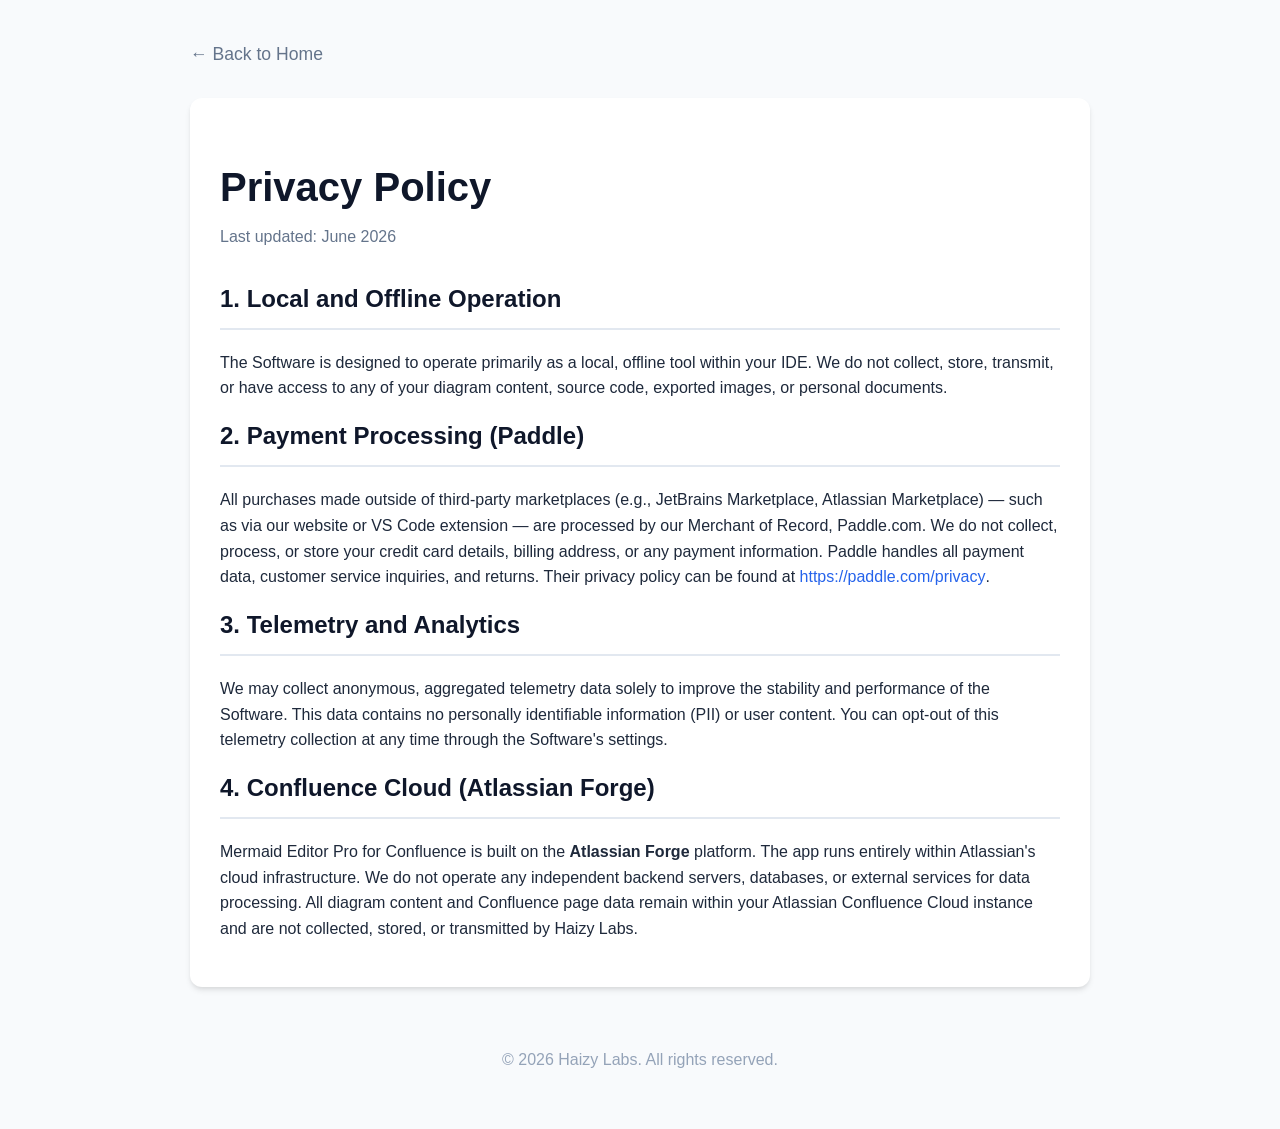
<file: privacy.html>
<!DOCTYPE html> 
<html lang="en"> 
<head> 
    <meta charset="UTF-8"> 
    <meta name="viewport" content="width=device-width, initial-scale=1.0">
    <title>Privacy Policy - Mermaid Editor Pro</title> 
    <link rel="stylesheet" href="style.css">
</head> 
<body> 
    <div class="container">
        <div class="nav-bar">
            <a href="index.html">← Back to Home</a>
        </div>
        <div class="section">
            <div class="content-header">
                <h1>Privacy Policy</h1> 
                <p>Last updated: June 2026</p> 
            </div>
            
            <h2>1. Local and Offline Operation</h2>
            <p>The Software is designed to operate primarily as a local, offline tool within your IDE. We do not collect, store, transmit, or have access to any of your diagram content, source code, exported images, or personal documents.</p>
            
            <h2>2. Payment Processing (Paddle)</h2>
            <p>All purchases made outside of third-party marketplaces (e.g., JetBrains Marketplace, Atlassian Marketplace) — such as via our website or VS Code extension — are processed by our Merchant of Record, Paddle.com. We do not collect, process, or store your credit card details, billing address, or any payment information. Paddle handles all payment data, customer service inquiries, and returns. Their privacy policy can be found at <a href="https://paddle.com/privacy">https://paddle.com/privacy</a>.</p>
            
            <h2>3. Telemetry and Analytics</h2>
            <p>We may collect anonymous, aggregated telemetry data solely to improve the stability and performance of the Software. This data contains no personally identifiable information (PII) or user content. You can opt-out of this telemetry collection at any time through the Software's settings.</p>

            <h2>4. Confluence Cloud (Atlassian Forge)</h2>
            <p>Mermaid Editor Pro for Confluence is built on the <strong>Atlassian Forge</strong> platform. The app runs entirely within Atlassian's cloud infrastructure. We do not operate any independent backend servers, databases, or external services for data processing. All diagram content and Confluence page data remain within your Atlassian Confluence Cloud instance and are not collected, stored, or transmitted by Haizy Labs.</p>
        </div>
        <footer>
            <p>&copy; 2026 Haizy Labs. All rights reserved.</p>
        </footer>
    </div>
</body> 
</html>
</file>
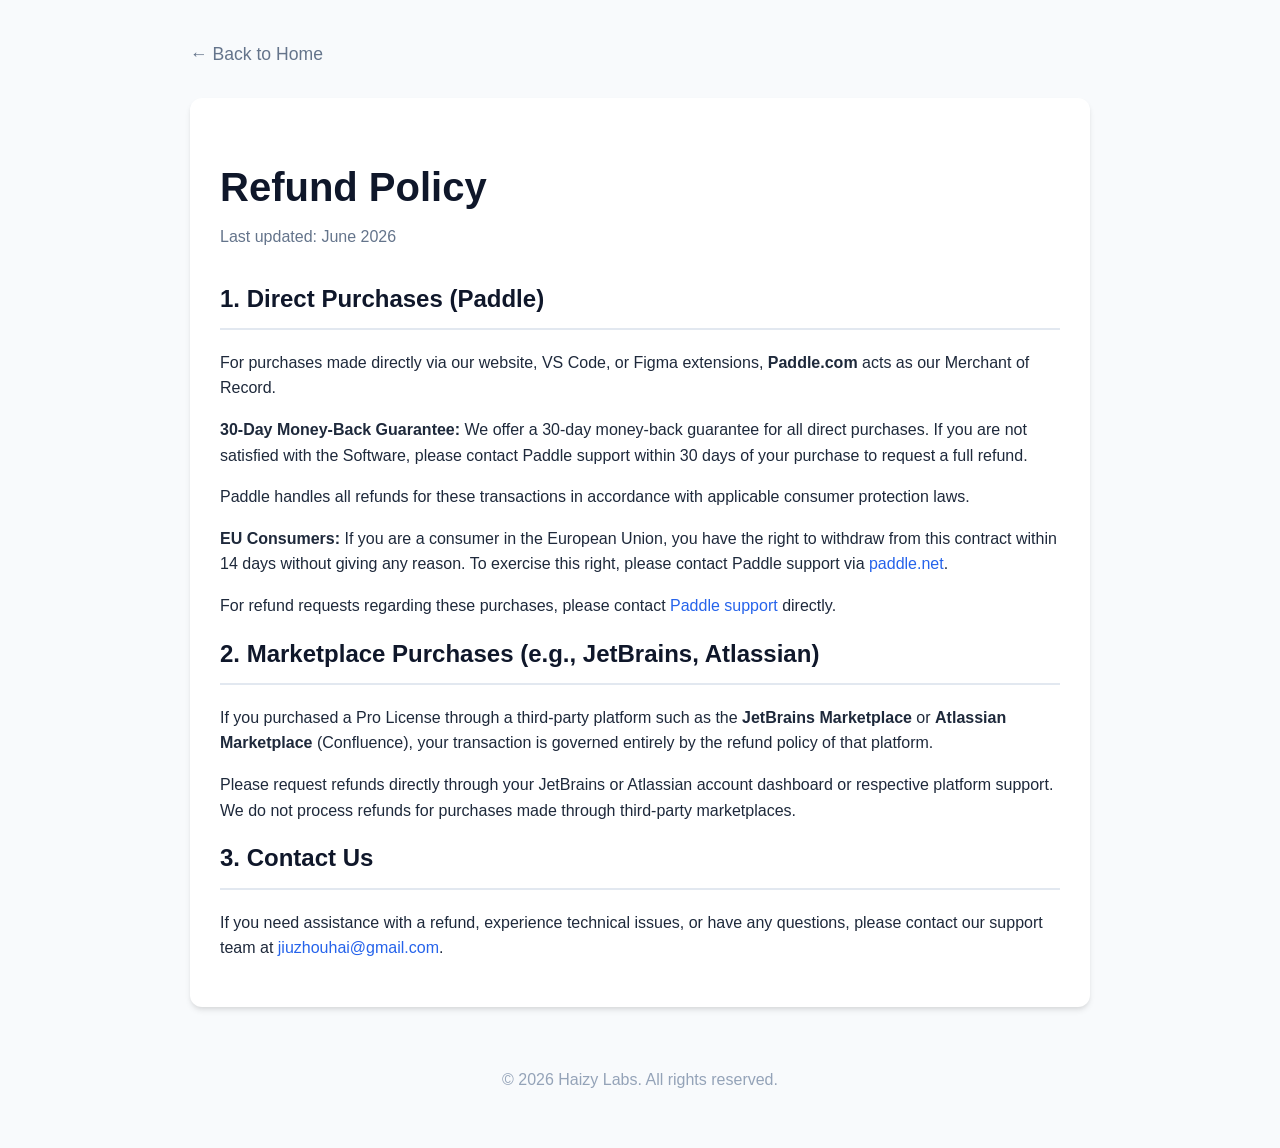
<file: refund.html>
<!DOCTYPE html> 
<html lang="en"> 
<head> 
    <meta charset="UTF-8"> 
    <meta name="viewport" content="width=device-width, initial-scale=1.0">
    <title>Refund Policy - Mermaid Editor Pro</title> 
    <link rel="stylesheet" href="style.css">
</head> 
<body> 
    <div class="container">
        <div class="nav-bar">
            <a href="index.html">← Back to Home</a>
        </div>
        <div class="section">
            <div class="content-header">
                <h1>Refund Policy</h1> 
                <p>Last updated: June 2026</p> 
            </div>
            
            <h2>1. Direct Purchases (Paddle)</h2>
            <p>For purchases made directly via our website, VS Code, or Figma extensions, <strong>Paddle.com</strong> acts as our Merchant of Record.</p> 
            <p><strong>30-Day Money-Back Guarantee:</strong> We offer a 30-day money-back guarantee for all direct purchases. If you are not satisfied with the Software, please contact Paddle support within 30 days of your purchase to request a full refund.</p>
            <p>Paddle handles all refunds for these transactions in accordance with applicable consumer protection laws.</p> 
            <p><strong>EU Consumers:</strong> If you are a consumer in the European Union, you have the right to withdraw from this contract within 14 days without giving any reason. To exercise this right, please contact Paddle support via <a href="https://paddle.net">paddle.net</a>.</p>
            <p>For refund requests regarding these purchases, please contact <a href="https://paddle.com/support">Paddle support</a> directly.</p> 

            <h2>2. Marketplace Purchases (e.g., JetBrains, Atlassian)</h2>
            <p>If you purchased a Pro License through a third-party platform such as the <strong>JetBrains Marketplace</strong> or <strong>Atlassian Marketplace</strong> (Confluence), your transaction is governed entirely by the refund policy of that platform.</p>
            <p>Please request refunds directly through your JetBrains or Atlassian account dashboard or respective platform support. We do not process refunds for purchases made through third-party marketplaces.</p>

            <h2>3. Contact Us</h2>
            <p>If you need assistance with a refund, experience technical issues, or have any questions, please contact our support team at <a href="mailto:jiuzhouhai@gmail.com">jiuzhouhai@gmail.com</a>.</p>
        </div>
        <footer>
            <p>&copy; 2026 Haizy Labs. All rights reserved.</p>
        </footer>
    </div>
</body> 
</html>
</file>
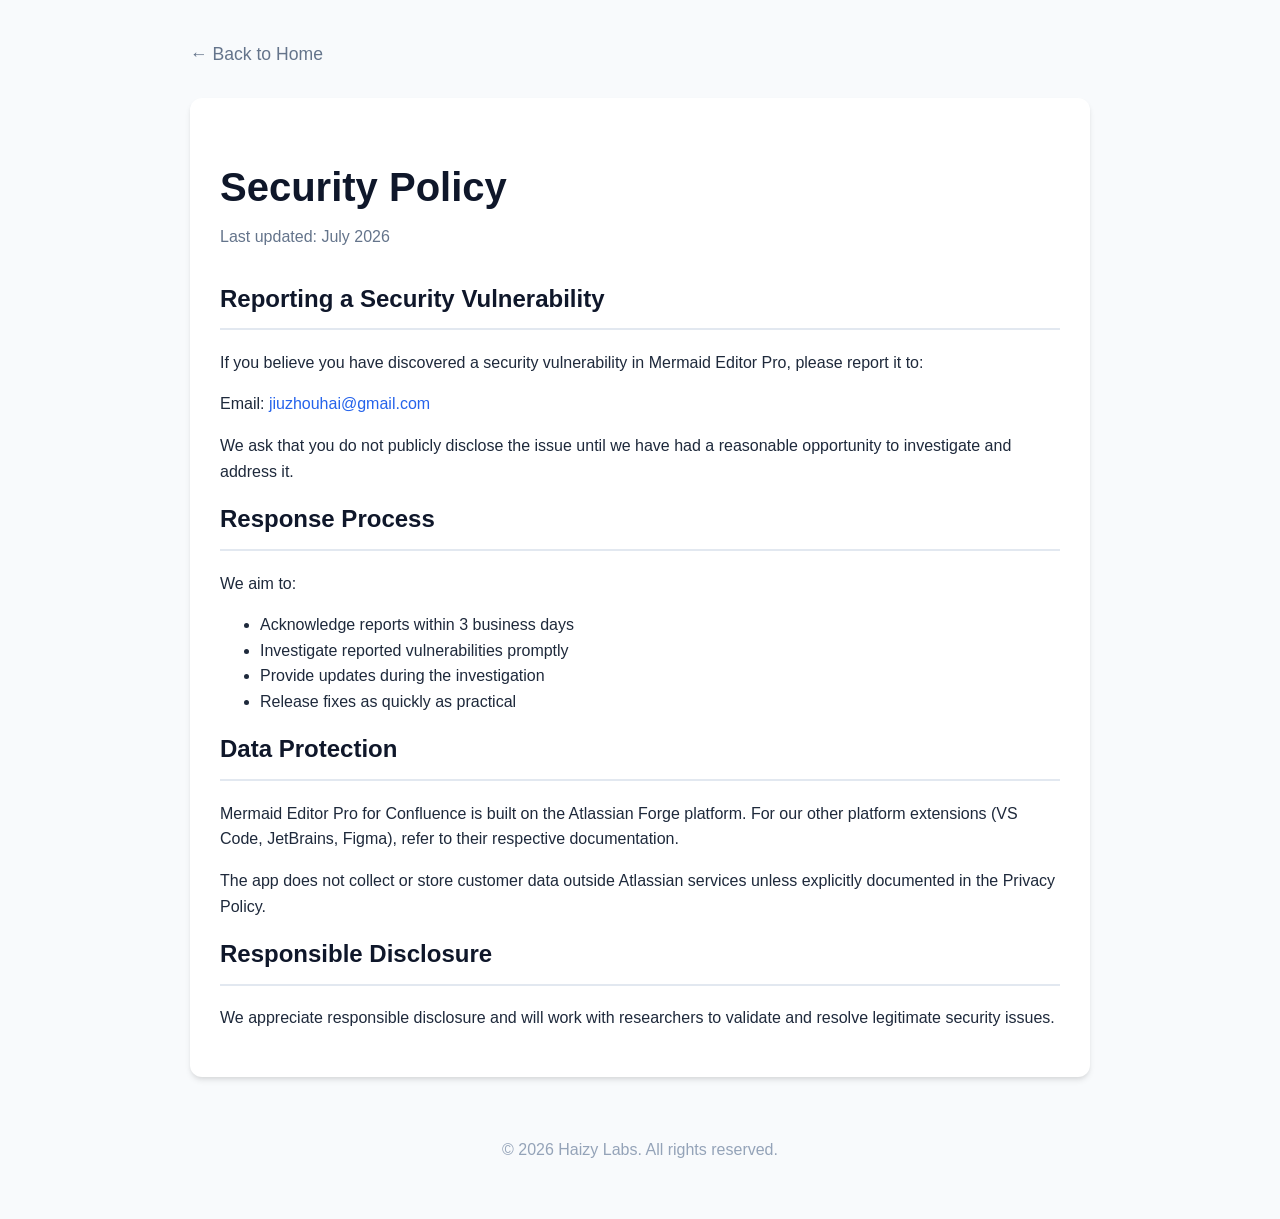
<file: security.html>
<!DOCTYPE html> 
<html lang="en"> 
<head> 
    <meta charset="UTF-8"> 
    <meta name="viewport" content="width=device-width, initial-scale=1.0">
    <title>Security Policy - Mermaid Editor Pro</title> 
    <link rel="stylesheet" href="style.css">
</head> 
<body> 
    <div class="container">
        <div class="nav-bar">
            <a href="index.html">← Back to Home</a>
        </div>
        <div class="section">
            <div class="content-header">
                <h1>Security Policy</h1> 
                <p>Last updated: July 2026</p> 
            </div>

            <h2>Reporting a Security Vulnerability</h2>
            <p>If you believe you have discovered a security vulnerability in Mermaid Editor Pro, please report it to:</p>
            <p>Email: <a href="mailto:jiuzhouhai@gmail.com">jiuzhouhai@gmail.com</a></p>
            <p>We ask that you do not publicly disclose the issue until we have had a reasonable opportunity to investigate and address it.</p>

            <h2>Response Process</h2>
            <p>We aim to:</p>
            <ul>
                <li>Acknowledge reports within 3 business days</li>
                <li>Investigate reported vulnerabilities promptly</li>
                <li>Provide updates during the investigation</li>
                <li>Release fixes as quickly as practical</li>
            </ul>

            <h2>Data Protection</h2>
            <p>Mermaid Editor Pro for Confluence is built on the Atlassian Forge platform. For our other platform extensions (VS Code, JetBrains, Figma), refer to their respective documentation.</p>
            <p>The app does not collect or store customer data outside Atlassian services unless explicitly documented in the Privacy Policy.</p>

            <h2>Responsible Disclosure</h2>
            <p>We appreciate responsible disclosure and will work with researchers to validate and resolve legitimate security issues.</p>
        </div>
        <footer>
            <p>&copy; 2026 Haizy Labs. All rights reserved.</p>
        </footer>
    </div>
</body> 
</html>
</file>
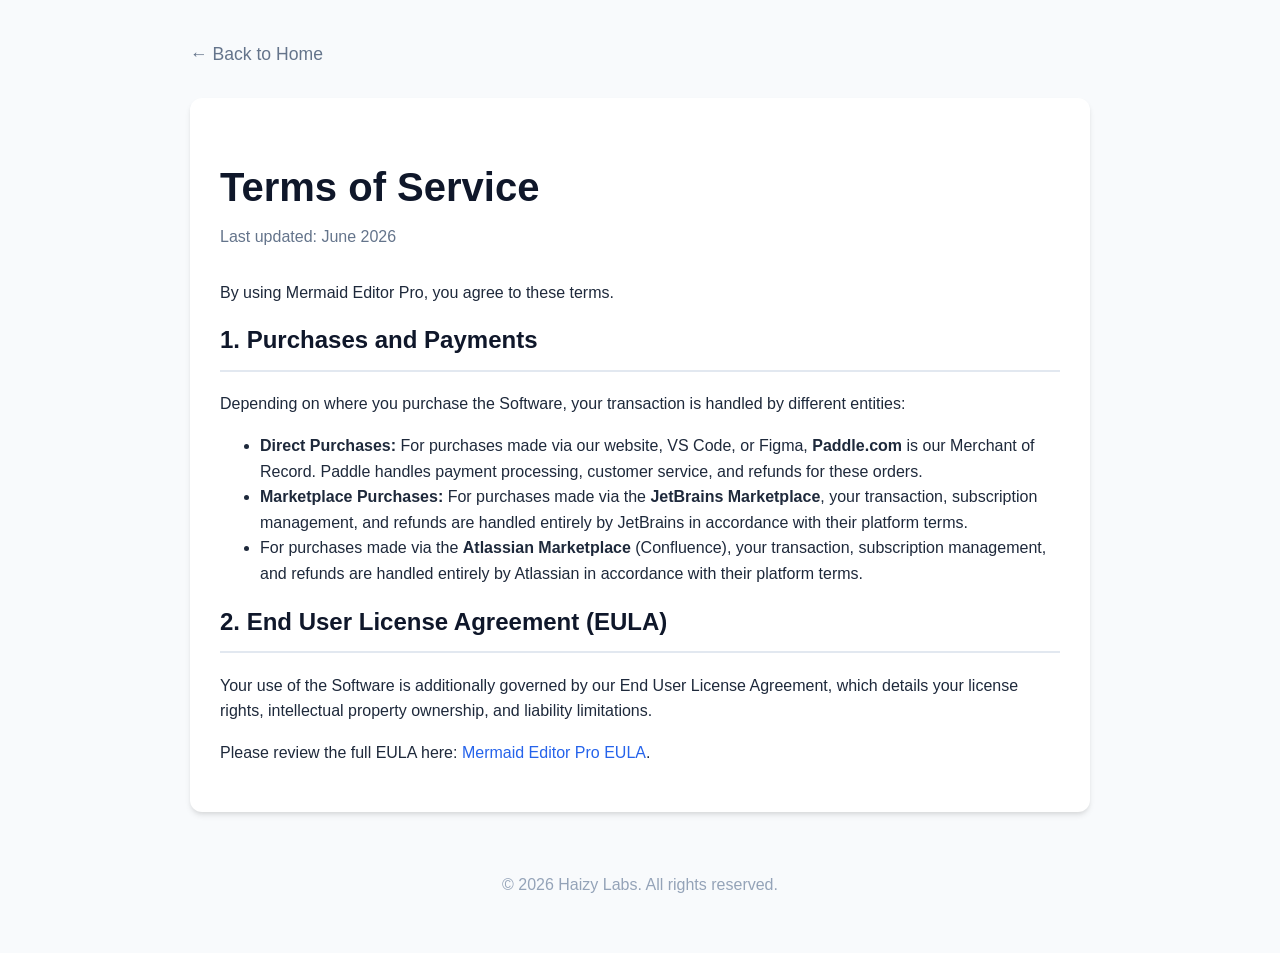
<file: terms.html>
<!DOCTYPE html> 
<html lang="en"> 
<head> 
    <meta charset="UTF-8"> 
    <meta name="viewport" content="width=device-width, initial-scale=1.0">
    <title>Terms of Service - Mermaid Editor Pro</title> 
    <link rel="stylesheet" href="style.css">
</head> 
<body> 
    <div class="container">
        <div class="nav-bar">
            <a href="index.html">← Back to Home</a>
        </div>
        <div class="section">
            <div class="content-header">
                <h1>Terms of Service</h1> 
                <p>Last updated: June 2026</p> 
            </div>
            <p>By using Mermaid Editor Pro, you agree to these terms.</p> 

            <h2>1. Purchases and Payments</h2>
            <p>Depending on where you purchase the Software, your transaction is handled by different entities:</p>
            <ul>
                <li><strong>Direct Purchases:</strong> For purchases made via our website, VS Code, or Figma, <strong>Paddle.com</strong> is our Merchant of Record. Paddle handles payment processing, customer service, and refunds for these orders.</li>
                <li><strong>Marketplace Purchases:</strong> For purchases made via the <strong>JetBrains Marketplace</strong>, your transaction, subscription management, and refunds are handled entirely by JetBrains in accordance with their platform terms.</li>
                <li>For purchases made via the <strong>Atlassian Marketplace</strong> (Confluence), your transaction, subscription management, and refunds are handled entirely by Atlassian in accordance with their platform terms.</li>
            </ul>

            <h2>2. End User License Agreement (EULA)</h2>
            <p>Your use of the Software is additionally governed by our End User License Agreement, which details your license rights, intellectual property ownership, and liability limitations.</p>
            <p>Please review the full EULA here: <a href="./LICENSE-EULA.md" target="_blank">Mermaid Editor Pro EULA</a>.</p>
        </div>
        <footer>
            <p>&copy; 2026 Haizy Labs. All rights reserved.</p>
        </footer>
    </div>
</body> 
</html>
</file>
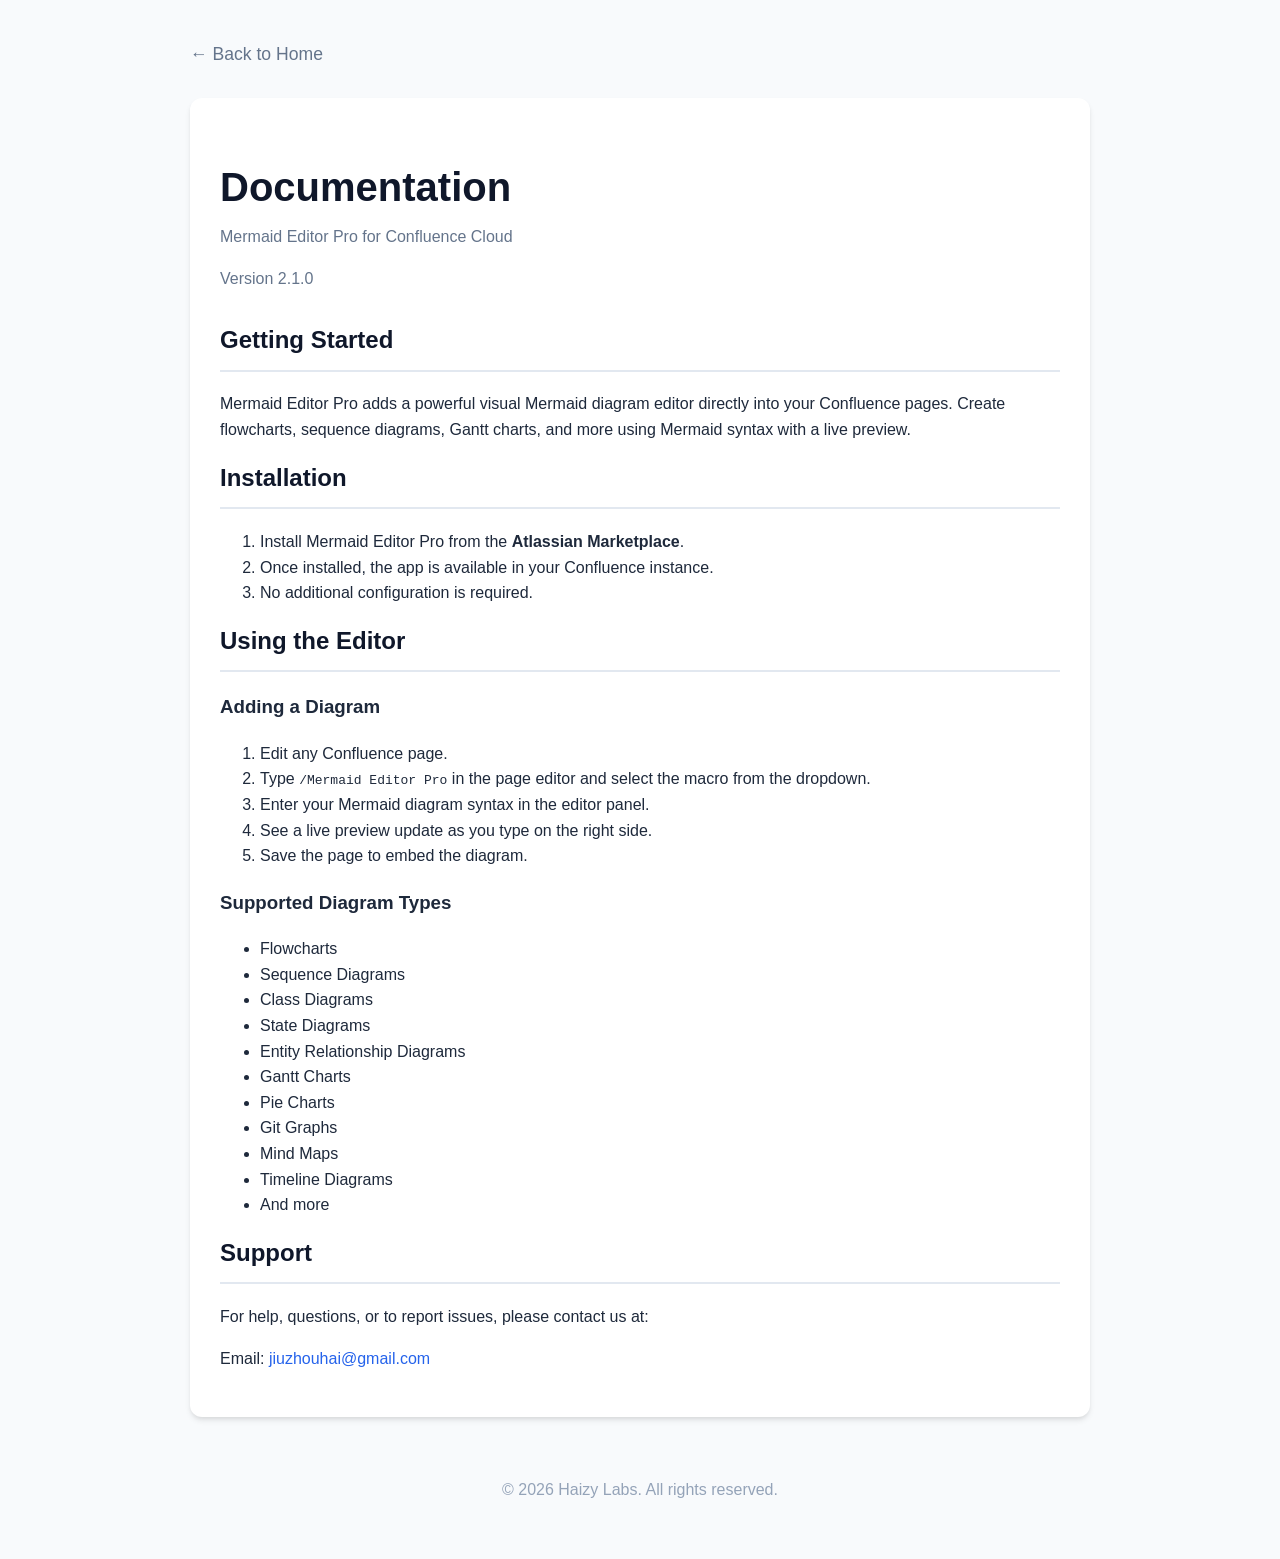
<file: confluence/docs.html>
<!DOCTYPE html> 
<html lang="en"> 
<head> 
    <meta charset="UTF-8"> 
    <meta name="viewport" content="width=device-width, initial-scale=1.0">
    <title>Documentation - Mermaid Editor Pro for Confluence</title> 
    <link rel="stylesheet" href="../style.css">
</head> 
<body> 
    <div class="container">
        <div class="nav-bar">
            <a href="../index.html">← Back to Home</a>
        </div>
        <div class="section">
            <div class="content-header">
                <h1>Documentation</h1> 
                <p>Mermaid Editor Pro for Confluence Cloud</p>
                <p>Version 2.1.0</p> 
            </div>

            <h2>Getting Started</h2>
            <p>Mermaid Editor Pro adds a powerful visual Mermaid diagram editor directly into your Confluence pages. Create flowcharts, sequence diagrams, Gantt charts, and more using Mermaid syntax with a live preview.</p>

            <h2>Installation</h2>
            <ol>
                <li>Install Mermaid Editor Pro from the <strong>Atlassian Marketplace</strong>.</li>
                <li>Once installed, the app is available in your Confluence instance.</li>
                <li>No additional configuration is required.</li>
            </ol>

            <h2>Using the Editor</h2>
            <h3>Adding a Diagram</h3>
            <ol>
                <li>Edit any Confluence page.</li>
                <li>Type <code>/Mermaid Editor Pro</code> in the page editor and select the macro from the dropdown.</li>
                <li>Enter your Mermaid diagram syntax in the editor panel.</li>
                <li>See a live preview update as you type on the right side.</li>
                <li>Save the page to embed the diagram.</li>
            </ol>

            <h3>Supported Diagram Types</h3>
            <ul>
                <li>Flowcharts</li>
                <li>Sequence Diagrams</li>
                <li>Class Diagrams</li>
                <li>State Diagrams</li>
                <li>Entity Relationship Diagrams</li>
                <li>Gantt Charts</li>
                <li>Pie Charts</li>
                <li>Git Graphs</li>
                <li>Mind Maps</li>
                <li>Timeline Diagrams</li>
                <li>And more</li>
            </ul>

            <h2>Support</h2>
            <p>For help, questions, or to report issues, please contact us at:</p>
            <p>Email: <a href="mailto:jiuzhouhai@gmail.com">jiuzhouhai@gmail.com</a></p>
        </div>
        <footer>
            <p>&copy; 2026 Haizy Labs. All rights reserved.</p>
        </footer>
    </div>
</body> 
</html>
</file>
<file: style.css>
:root {
    --primary-color: #2563eb;
    --bg-color: #f8fafc;
    --text-color: #1e293b;
    --card-bg: #ffffff;
}
body {
    font-family: -apple-system, BlinkMacSystemFont, "Segoe UI", Roboto, Helvetica, Arial, sans-serif;
    line-height: 1.6;
    color: var(--text-color);
    background-color: var(--bg-color);
    margin: 0;
    padding: 0;
}
.container {
    max-width: 900px;
    margin: 0 auto;
    padding: 40px 20px;
}
header {
    text-align: center;
    margin-bottom: 60px;
}
h1 {
    font-size: 3em;
    margin-bottom: 10px;
    color: #0f172a;
}
.subtitle {
    font-size: 1.2em;
    color: #64748b;
    margin-bottom: 30px;
}
.section {
    background: var(--card-bg);
    border-radius: 12px;
    padding: 30px;
    margin-bottom: 40px;
    box-shadow: 0 4px 6px -1px rgba(0, 0, 0, 0.1), 0 2px 4px -1px rgba(0, 0, 0, 0.06);
}
h2 {
    border-bottom: 2px solid #e2e8f0;
    padding-bottom: 10px;
    margin-top: 0;
    color: #0f172a;
}
.platforms {
    display: flex;
    flex-direction: column;
    gap: 40px;
}
.platform-card {
    text-align: center;
}
.platform-card h3 {
    margin-bottom: 15px;
    color: var(--primary-color);
}
.demo-gif {
    max-width: 100%;
    border-radius: 8px;
    box-shadow: 0 4px 12px rgba(0,0,0,0.1);
    border: 1px solid #e2e8f0;
}
.pricing-list, .legal-list {
    list-style: none;
    padding: 0;
}
.pricing-list li {
    padding: 15px;
    border-bottom: 1px solid #e2e8f0;
    font-size: 1.1em;
}
.pricing-list li:last-child {
    border-bottom: none;
}
.pricing-list strong {
    color: var(--primary-color);
    display: inline-block;
    width: 150px;
}
.legal-links {
    display: flex;
    gap: 20px;
    justify-content: center;
    margin-top: 20px;
}
a {
    color: var(--primary-color);
    text-decoration: none;
    font-weight: 500;
}
a:hover {
    text-decoration: underline;
}
footer {
    text-align: center;
    margin-top: 60px;
    color: #94a3b8;
}
.nav-bar {
    margin-bottom: 30px;
}
.nav-bar a {
    display: inline-flex;
    align-items: center;
    gap: 8px;
    color: #64748b;
    font-size: 1.1em;
}
.nav-bar a:hover {
    color: var(--primary-color);
}
.content-header {
    margin-bottom: 30px;
}
.content-header h1 {
    font-size: 2.5em;
    margin-bottom: 5px;
}
.content-header p {
    color: #64748b;
    margin-top: 0;
}
</file>
